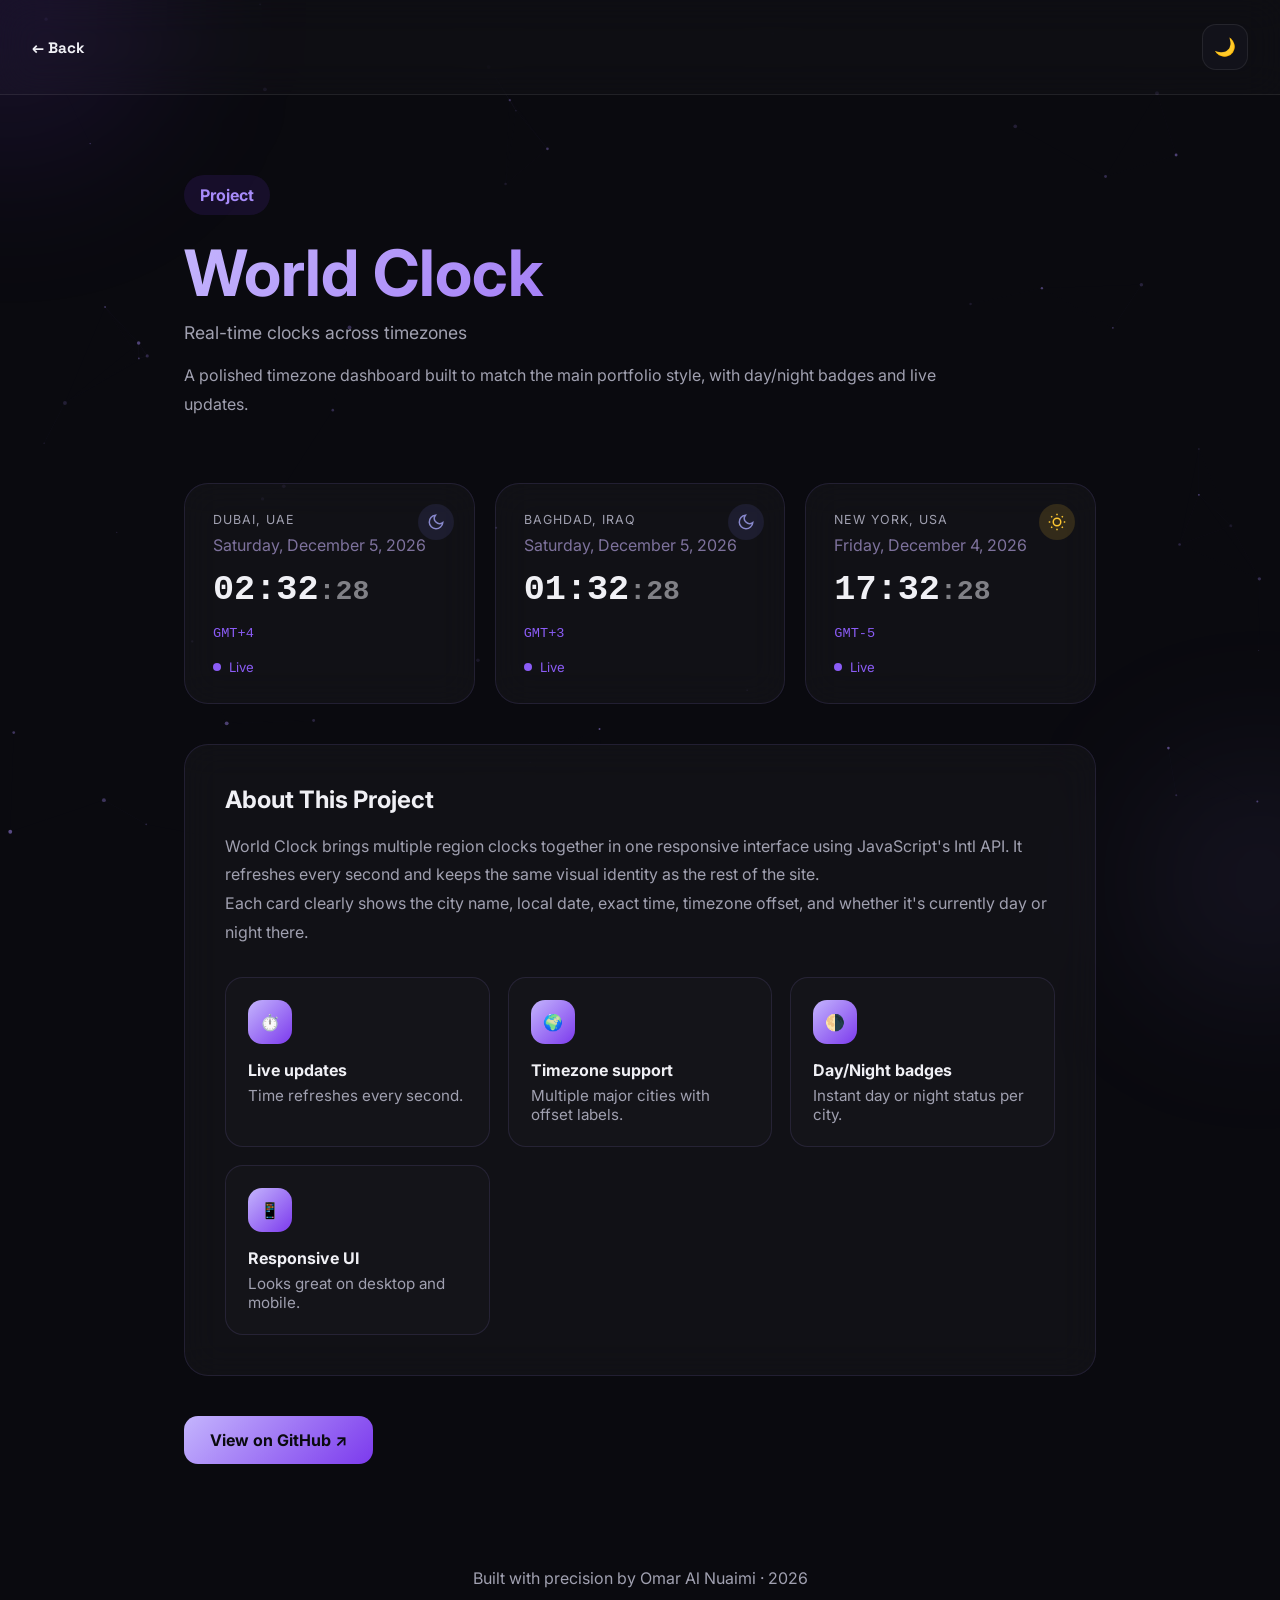
<file: index.html>
<!DOCTYPE html>
<html lang="en">
<head>
  <meta charset="UTF-8" />
  <meta name="viewport" content="width=device-width, initial-scale=1.0" />
  <title>World Clock - Omar Al Nuaimi</title>
  <script>
  (function(){
    try {
      const key = 'theme-preference';
      const saved = localStorage.getItem(key);
      const html = document.documentElement;
      const body = document.body;
      const apply = function(light) {
        if (light) {
          html.classList.add('light');
          body.classList.add('light');
        } else {
          html.classList.remove('light');
          body.classList.remove('light');
        }
      };
      if (saved === 'light') apply(true);
      else if (saved === 'dark') apply(false);
      else apply(new Date().getHours() >= 6 && new Date().getHours() < 18);
    } catch (err) {}
  })();
  </script>
  <link rel="stylesheet" href="style.css" />
  <link rel="icon" type="image/svg+xml" href="favicon.svg" />
  <link rel="preconnect" href="https://fonts.googleapis.com" />
  <link rel="preconnect" href="https://fonts.gstatic.com" crossorigin />
  <link href="https://fonts.googleapis.com/css2?family=Inter:wght@300;400;500;600;700&family=Space+Grotesk:wght@400;500;600;700&display=swap" rel="stylesheet" />
</head>
<body>
  <nav class="nav">
    <a href="https://www.oaln04.xyz" class="nav-brand">← Back</a>
    <button type="button" id="toggle" class="theme-toggle" aria-label="Toggle theme">🌙</button>
  </nav>

  <div class="cursor-dot" id="cursor-dot" aria-hidden="true"></div>
  <div class="cursor-ring" id="cursor-ring" aria-hidden="true"></div>
  <canvas id="bg-canvas" aria-hidden="true"></canvas>
  <div class="orb orb-1" aria-hidden="true"></div>
  <div class="orb orb-2" aria-hidden="true"></div>

  <main class="container">
    <section class="hero">
      <span class="badge">Project</span>
      <h1>World Clock</h1>
      <p class="hero-subtitle">Real-time clocks across timezones</p>
      <p class="hero-desc">A polished timezone dashboard built to match the main portfolio style, with day/night badges and live updates.</p>
    </section>

    <div class="bento-grid" id="clock-grid"></div>

    <section class="content-card">
      <h2>About This Project</h2>
      <div class="content-text">
        <p>World Clock brings multiple region clocks together in one responsive interface using JavaScript's Intl API. It refreshes every second and keeps the same visual identity as the rest of the site.</p>
        <p>Each card clearly shows the city name, local date, exact time, timezone offset, and whether it's currently day or night there.</p>
      </div>

      <div class="feature-grid">
        <div class="feature-item">
          <div class="feature-icon">⏱️</div>
          <div class="feature-title">Live updates</div>
          <div class="feature-desc">Time refreshes every second.</div>
        </div>
        <div class="feature-item">
          <div class="feature-icon">🌍</div>
          <div class="feature-title">Timezone support</div>
          <div class="feature-desc">Multiple major cities with offset labels.</div>
        </div>
        <div class="feature-item">
          <div class="feature-icon">🌗</div>
          <div class="feature-title">Day/Night badges</div>
          <div class="feature-desc">Instant day or night status per city.</div>
        </div>
        <div class="feature-item">
          <div class="feature-icon">📱</div>
          <div class="feature-title">Responsive UI</div>
          <div class="feature-desc">Looks great on desktop and mobile.</div>
        </div>
      </div>
    </section>

    <div class="actions">
      <a href="https://github.com/oaln04/world-clock" target="_blank" rel="noopener noreferrer" class="btn btn-primary">View on GitHub ↗</a>
    </div>
  </main>

  <footer class="footer">
    <p>Built with precision by Omar Al Nuaimi · <span id="year">2026</span></p>
  </footer>

  <script src="theme.js"></script>
  <script>
  ;(function() {
    var dot = document.getElementById('cursor-dot');
    var ring = document.getElementById('cursor-ring');
    if (!dot || !ring) return;
    if (window.matchMedia('(pointer: coarse)').matches) return;
    if (window.matchMedia('(prefers-reduced-motion: reduce)').matches) return;
    var mouseX = -100, mouseY = -100;
    var ringX = -100, ringY = -100;
    var visible = false;
    document.addEventListener('mousemove', function(e) {
      mouseX = e.clientX;
      mouseY = e.clientY;
      dot.style.left = mouseX + 'px';
      dot.style.top = mouseY + 'px';
      if (!visible) {
        visible = true;
        ringX = mouseX;
        ringY = mouseY;
        ring.style.left = ringX + 'px';
        ring.style.top = ringY + 'px';
        dot.style.opacity = '1';
        ring.style.opacity = '0.5';
      }
    });
    document.addEventListener('mouseleave', function() {
      visible = false;
      dot.style.opacity = '0';
      ring.style.opacity = '0';
    });
    document.addEventListener('mouseenter', function() {
      visible = true;
      dot.style.opacity = '1';
      ring.style.opacity = '0.5';
    });
    var lerp = 0.15;
    function animate() {
      ringX += (mouseX - ringX) * lerp;
      ringY += (mouseY - ringY) * lerp;
      ring.style.left = ringX + 'px';
      ring.style.top = ringY + 'px';
      requestAnimationFrame(animate);
    }
    animate();
    document.addEventListener('mouseover', function(e) {
      if (e.target.closest('a, button, .time-card, .feature-item, .back-link')) ring.classList.add('hovering');
    });
    document.addEventListener('mouseout', function(e) {
      if (e.target.closest('a, button, .time-card, .feature-item, .back-link')) ring.classList.remove('hovering');
    });
  })();

  const CITIES = [
    { id: 'dubai', name: 'Dubai, UAE', tz: 'Asia/Dubai' },
    { id: 'baghdad', name: 'Baghdad, Iraq', tz: 'Asia/Baghdad' },
    { id: 'new_york', name: 'New York, USA', tz: 'America/New_York' }
  ];

  function buildClockGrid() {
    var grid = document.getElementById('clock-grid');
    grid.innerHTML = '';
    CITIES.forEach(function(city) {
      var card = document.createElement('div');
      card.className = 'time-card';
      card.innerHTML = '<div class="daynight-badge" id="dn-' + city.id + '"></div>' +
        '<div class="city-name">' + city.name + '</div>' +
        '<div class="city-date" id="date-' + city.id + '"></div>' +
        '<div class="time-display" id="time-' + city.id + '">--:--:--</div>' +
        '<div class="timezone-offset" id="offset-' + city.id + '"></div>' +
        '<div class="live-indicator"><span class="live-dot"></span>Live</div>';
      grid.appendChild(card);
    });
  }

  function updateClocks() {
    var now = new Date();
    CITIES.forEach(function(city) {
      var timeFmt = new Intl.DateTimeFormat('en-GB', { timeZone: city.tz, hour: '2-digit', minute: '2-digit', second: '2-digit', hour12: false });
      var dateFmt = new Intl.DateTimeFormat('en-US', { timeZone: city.tz, weekday: 'long', year: 'numeric', month: 'long', day: 'numeric' });
      var hourFmt = new Intl.DateTimeFormat('en-US', { timeZone: city.tz, hour: 'numeric', hour12: false });
      var parts = timeFmt.formatToParts(now);
      var h = parts.find(function(p) { return p.type === 'hour'; }).value;
      var m = parts.find(function(p) { return p.type === 'minute'; }).value;
      var s = parts.find(function(p) { return p.type === 'second'; }).value;
      var timeEl = document.getElementById('time-' + city.id);
      var dateEl = document.getElementById('date-' + city.id);
      var dnEl = document.getElementById('dn-' + city.id);
      var offEl = document.getElementById('offset-' + city.id);
      if (timeEl) timeEl.innerHTML = h + ':' + m + '<span class="time-seconds">:' + s + '</span>';
      if (dateEl) dateEl.textContent = dateFmt.format(now);
      var hour = parseInt(hourFmt.format(now), 10);
      if (dnEl) {
        var isDay = hour >= 6 && hour < 18;
        dnEl.className = 'daynight-badge ' + (isDay ? 'day' : 'night');
        dnEl.innerHTML = isDay
          ? '<svg width="18" height="18" viewBox="0 0 24 24" fill="none" stroke="#ffc832" stroke-width="2"><circle cx="12" cy="12" r="5"/><path d="M12 1v2M12 21v2M4.22 4.22l1.42 1.42M18.36 18.36l1.42 1.42M1 12h2M21 12h2M4.22 19.78l1.42-1.42M18.36 5.64l1.42-1.42"/></svg>'
          : '<svg width="18" height="18" viewBox="0 0 24 24" fill="none" stroke="#8888cc" stroke-width="2"><path d="M21 12.79A9 9 0 1 1 11.21 3 7 7 0 0 0 21 12.79z"/></svg>';
      }
      if (offEl) {
        var offsetPart = new Intl.DateTimeFormat('en-US', { timeZone: city.tz, timeZoneName: 'shortOffset' }).formatToParts(now).find(function(p) { return p.type === 'timeZoneName'; });
        offEl.textContent = offsetPart ? offsetPart.value : '';
      }
    });
  }

  function initBgCanvas() {
    var canvas = document.getElementById('bg-canvas');
    var ctx = canvas.getContext('2d');
    var width, height, particles, mouse;
    var prefersReduced = window.matchMedia('(prefers-reduced-motion: reduce)').matches;
    mouse = { x: -9999, y: -9999 };
    document.addEventListener('mousemove', function(e) { mouse.x = e.clientX; mouse.y = e.clientY; });
    document.addEventListener('mouseleave', function() { mouse.x = -9999; mouse.y = -9999; });
    function resize() { width = canvas.width = window.innerWidth; height = canvas.height = window.innerHeight; }
    function createParticles() {
      var count = Math.min(Math.floor((width * height) / 18000), 80);
      particles = [];
      for (var i = 0; i < count; i++) {
        particles.push({ x: Math.random() * width, y: Math.random() * height, vx: (Math.random() - 0.5) * 0.3, vy: (Math.random() - 0.5) * 0.3, r: Math.random() * 1.5 + 0.5, alpha: Math.random() * 0.4 + 0.1 });
      }
    }
    function draw() {
      if (prefersReduced) return;
      ctx.clearRect(0, 0, width, height);
      for (var i = 0; i < particles.length; i++) {
        var p = particles[i];
        p.x += p.vx; p.y += p.vy;
        if (p.x < 0) p.x = width; if (p.x > width) p.x = 0;
        if (p.y < 0) p.y = height; if (p.y > height) p.y = 0;
        var dx = p.x - mouse.x, dy = p.y - mouse.y, dist = Math.sqrt(dx * dx + dy * dy);
        if (dist < 120 && dist > 0) { var force = (120 - dist) / 120 * 0.8; p.x += (dx / dist) * force; p.y += (dy / dist) * force; }
        ctx.beginPath(); ctx.arc(p.x, p.y, Math.max(0.1, p.r), 0, Math.PI * 2);
        ctx.fillStyle = 'rgba(167, 139, 250, ' + p.alpha + ')'; ctx.fill();
      }
      for (var i = 0; i < particles.length; i++) {
        for (var j = i + 1; j < particles.length; j++) {
          var dx = particles[i].x - particles[j].x, dy = particles[i].y - particles[j].y;
          var dist = Math.sqrt(dx * dx + dy * dy);
          if (dist < 140) {
            ctx.beginPath(); ctx.moveTo(particles[i].x, particles[i].y); ctx.lineTo(particles[j].x, particles[j].y);
            ctx.strokeStyle = 'rgba(167, 139, 250, ' + (0.06 * (1 - dist / 140)) + ')'; ctx.lineWidth = 0.5; ctx.stroke();
          }
        }
      }
      requestAnimationFrame(draw);
    }
    resize(); createParticles(); draw();
    window.addEventListener('resize', function() { resize(); createParticles(); });
  }

  buildClockGrid();
  updateClocks();
  setInterval(updateClocks, 1000);
  initBgCanvas();
  </script>
</body>
</html>
</file>
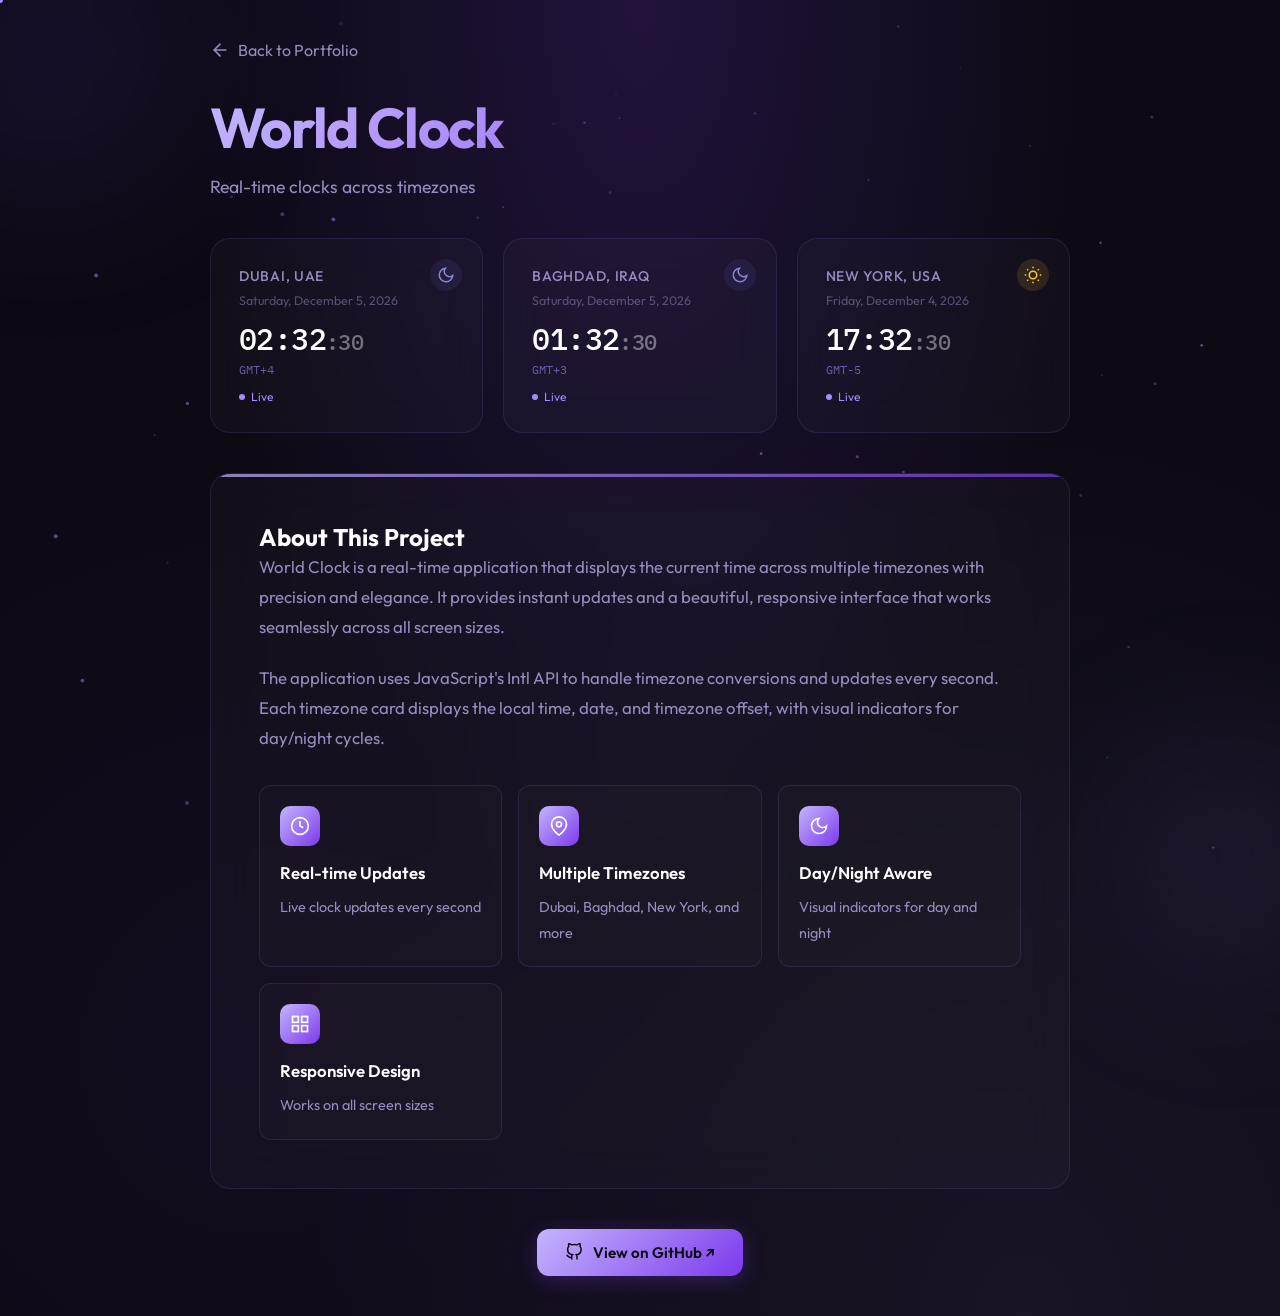
<file: world-clock.html>
<!DOCTYPE html>
<html lang="en">
<head>
    <meta charset="UTF-8">
    <meta name="viewport" content="width=device-width, initial-scale=1.0">
    <title>World Clock - Omar Al Nuaimi</title>
    <link rel="preconnect" href="https://fonts.googleapis.com">
    <link rel="preconnect" href="https://fonts.gstatic.com" crossorigin>
    <link href="https://fonts.googleapis.com/css2?family=Outfit:wght@400;500;600;700&family=IBM+Plex+Mono:wght@400;500&display=swap" rel="stylesheet">
    <style>
        :root {
            --bg-primary: #0d0a14;
            --bg-secondary: #150f20;
            --bg-card: rgba(255, 255, 255, 0.025);
            --bg-card-hover: rgba(255, 255, 255, 0.05);
            --accent-primary: #a78bfa;
            --accent-secondary: #7c3aed;
            --accent-gradient: linear-gradient(135deg, #c4b5fd 0%, #7c3aed 100%);
            --text-primary: #ffffff;
            --text-secondary: #9a8bbf;
            --border-color: rgba(255, 255, 255, 0.06);
            --glass-bg: rgba(255, 255, 255, 0.015);
            --glass-border: rgba(167, 139, 250, 0.12);
            --shadow-glow: 0 0 40px rgba(124, 58, 237, 0.2);
            --cursor-color: #a78bfa;
            --cursor-size: 36px;
        }
        
        *, *::before, *::after { margin: 0; padding: 0; box-sizing: border-box; }

        @media (pointer: fine) {
            *, *::before, *::after { cursor: none !important; }
        }

        body {
            font-family: 'Outfit', -apple-system, BlinkMacSystemFont, sans-serif;
            background: var(--bg-primary);
            background-image:
                radial-gradient(ellipse at 50% 0%, rgba(124, 58, 237, 0.18) 0%, transparent 50%),
                radial-gradient(ellipse at 80% 100%, rgba(167, 139, 250, 0.08) 0%, transparent 50%),
                radial-gradient(ellipse at 20% 80%, rgba(109, 40, 217, 0.06) 0%, transparent 40%);
            min-height: 100vh;
            color: var(--text-primary);
            overflow-x: hidden;
        }

        .cursor-dot {
            position: fixed;
            top: 0; left: 0;
            width: 6px; height: 6px;
            background: var(--cursor-color);
            border-radius: 50%;
            pointer-events: none;
            z-index: 9999;
            transform: translate(-50%, -50%);
            transition: width 0.2s ease, height 0.2s ease, opacity 0.2s ease;
        }
        
        .cursor-ring {
            position: fixed;
            top: 0; left: 0;
            width: var(--cursor-size);
            height: var(--cursor-size);
            border: 1.5px solid var(--cursor-color);
            border-radius: 50%;
            pointer-events: none;
            z-index: 9998;
            transform: translate(-50%, -50%);
            opacity: 0.5;
            transition: width 0.35s cubic-bezier(0.22, 1, 0.36, 1),
                        height 0.35s cubic-bezier(0.22, 1, 0.36, 1),
                        opacity 0.35s ease,
                        border-color 0.35s ease,
                        background 0.35s ease;
        }
        
        .cursor-ring.hovering {
            width: 56px;
            height: 56px;
            opacity: 0.25;
            background: rgba(167, 139, 250, 0.06);
        }

        @media (pointer: coarse) {
            .cursor-dot, .cursor-ring { display: none !important; }
        }

        #bg-canvas {
            position: fixed; top: 0; left: 0;
            width: 100%; height: 100%;
            z-index: 0; pointer-events: none;
        }

        .container { max-width: 900px; width: 100%; margin: 0 auto; padding: 40px 20px; position: relative; z-index: 1; }

        .back-link {
            display: inline-flex; align-items: center; gap: 8px;
            color: var(--text-secondary); text-decoration: none;
            margin-bottom: 32px; transition: all 0.3s ease; cursor: pointer;
        }
        
        .back-link:hover { color: var(--accent-primary); transform: translateX(-4px); }

        h1 {
            font-size: clamp(2rem, 5vw, 3.5rem); font-weight: 700;
            letter-spacing: -0.03em;
            background: var(--accent-gradient);
            -webkit-background-clip: text; -webkit-text-fill-color: transparent;
            background-clip: text; margin-bottom: 12px;
        }

        .subtitle { color: var(--text-secondary); font-size: 1.1rem; font-weight: 400; margin-bottom: 40px; }

        .bento-grid {
            display: grid; grid-template-columns: repeat(auto-fit, minmax(240px, 1fr));
            gap: 20px; margin-bottom: 40px;
        }

        .time-card {
            background: var(--bg-card); backdrop-filter: blur(20px); -webkit-backdrop-filter: blur(20px);
            border: 1px solid var(--glass-border); border-radius: 20px; padding: 28px;
            transition: all 0.35s cubic-bezier(0.4, 0, 0.2, 1);
            position: relative; overflow: hidden;
        }

        .time-card::before {
            content: ''; position: absolute; top: 0; left: 0; right: 0; height: 3px;
            background: var(--accent-gradient); opacity: 0; transition: opacity 0.35s ease;
        }

        .time-card:hover { background: var(--bg-card-hover); transform: translateY(-4px); box-shadow: var(--shadow-glow); }
        .time-card:hover::before { opacity: 1; }

        .city-name { font-size: 0.875rem; font-weight: 500; color: var(--text-secondary); text-transform: uppercase; letter-spacing: 0.05em; margin-bottom: 8px; }
        .city-date { font-size: 0.78rem; color: rgba(154, 139, 191, 0.5); margin-bottom: 12px; }

        .time-display {
            font-family: 'IBM Plex Mono', monospace; font-size: clamp(1.5rem, 3vw, 1.85rem);
            font-weight: 500; color: var(--text-primary); letter-spacing: -0.02em;
        }

        .time-seconds { font-size: 0.75em; opacity: 0.4; }
        .timezone-offset { font-size: 0.75rem; color: var(--accent-primary); opacity: 0.6; margin-top: 4px; font-family: 'IBM Plex Mono', monospace; }

        .live-indicator { display: inline-flex; align-items: center; gap: 6px; margin-top: 12px; font-size: 0.75rem; color: var(--accent-primary); }
        .live-dot { width: 6px; height: 6px; background: var(--accent-primary); border-radius: 50%; animation: pulse 2s ease-in-out infinite; }

        @keyframes pulse { 0%, 100% { opacity: 1; transform: scale(1); } 50% { opacity: 0.4; transform: scale(1.3); } }

        .daynight-badge {
            position: absolute; top: 20px; right: 20px;
            width: 32px; height: 32px; border-radius: 50%;
            display: flex; align-items: center; justify-content: center; font-size: 16px;
        }

        .daynight-badge.day { background: rgba(255, 200, 50, 0.12); }
        .daynight-badge.night { background: rgba(100, 100, 200, 0.12); }

        .content-card {
            background: var(--bg-card); backdrop-filter: blur(20px); -webkit-backdrop-filter: blur(20px);
            border: 1px solid var(--glass-border); border-radius: 20px; padding: 48px;
            margin: 40px 0; position: relative; overflow: hidden;
        }

        .content-card::before { content: ''; position: absolute; top: 0; left: 0; right: 0; height: 3px; background: var(--accent-gradient); opacity: 0.7; }

        .content-text { color: var(--text-secondary); line-height: 1.8; font-size: 1.05rem; }
        .content-text p { margin-bottom: 20px; }

        .feature-grid { display: grid; grid-template-columns: repeat(auto-fit, minmax(200px, 1fr)); gap: 16px; margin-top: 32px; }

        .feature-item { background: var(--glass-bg); border: 1px solid var(--glass-border); border-radius: 12px; padding: 20px; transition: all 0.3s ease; }
        .feature-item:hover { background: var(--bg-card-hover); border-color: var(--accent-primary); transform: translateY(-2px); }

        .feature-icon { width: 40px; height: 40px; background: var(--accent-gradient); border-radius: 10px; display: flex; align-items: center; justify-content: center; margin-bottom: 12px; }
        .feature-title { color: var(--text-primary); font-weight: 600; margin-bottom: 6px; }
        .feature-desc { color: var(--text-secondary); font-size: 0.9rem; }

        .btn {
            display: inline-flex; align-items: center; gap: 10px; padding: 14px 28px;
            border-radius: 12px; font-size: 0.95rem; font-weight: 600;
            text-decoration: none; transition: all 0.3s cubic-bezier(0.4, 0, 0.2, 1);
            cursor: pointer; border: none; font-family: 'Outfit', sans-serif;
        }

        .btn-primary { background: var(--accent-gradient); color: var(--bg-primary); box-shadow: 0 4px 20px rgba(124, 58, 237, 0.3); }
        .btn-primary:hover { transform: translateY(-2px); box-shadow: 0 8px 30px rgba(124, 58, 237, 0.4); }

        .actions { display: flex; justify-content: center; gap: 16px; flex-wrap: wrap; margin-top: 32px; }

        .orb { position: fixed; border-radius: 50%; filter: blur(80px); pointer-events: none; z-index: 0; animation: orbFloat 12s ease-in-out infinite alternate; }
        .orb-1 { width: 300px; height: 300px; background: rgba(124, 58, 237, 0.1); top: -100px; left: -100px; }
        .orb-2 { width: 250px; height: 250px; background: rgba(167, 139, 250, 0.08); bottom: -80px; right: -80px; animation-delay: -6s; }
        @keyframes orbFloat { from { transform: translate(0, 0) scale(1); } to { transform: translate(30px, 20px) scale(1.1); } }

        @media (max-width: 600px) { 
            .content-card { padding: 32px 24px; } 
        }
    </style>
</head>
<body>
    <!-- Custom Cursor -->
    <div class="cursor-dot" id="cursor-dot" aria-hidden="true"></div>
    <div class="cursor-ring" id="cursor-ring" aria-hidden="true"></div>

    <canvas id="bg-canvas" aria-hidden="true"></canvas>
    <div class="orb orb-1" aria-hidden="true"></div>
    <div class="orb orb-2" aria-hidden="true"></div>

    <main class="container">
        <a href="../index.html" class="back-link">
            <svg width="20" height="20" viewBox="0 0 24 24" fill="none" stroke="currentColor" stroke-width="2" stroke-linecap="round" stroke-linejoin="round"><path d="M19 12H5"/><path d="M12 19l-7-7 7-7"/></svg>
            Back to Portfolio
        </a>

        <h1>World Clock</h1>
        <p class="subtitle">Real-time clocks across timezones</p>

        <div class="bento-grid" id="clock-grid"></div>

        <div class="content-card">
            <h2>About This Project</h2>
            <div class="content-text">
                <p>World Clock is a real-time application that displays the current time across multiple timezones with precision and elegance. It provides instant updates and a beautiful, responsive interface that works seamlessly across all screen sizes.</p>
                <p>The application uses JavaScript's Intl API to handle timezone conversions and updates every second. Each timezone card displays the local time, date, and timezone offset, with visual indicators for day/night cycles.</p>
                
                <div class="feature-grid">
                    <div class="feature-item">
                        <div class="feature-icon"><svg width="20" height="20" viewBox="0 0 24 24" fill="none" stroke="white" stroke-width="2"><circle cx="12" cy="12" r="10"/><path d="M12 6v6l4 2"/></svg></div>
                        <div class="feature-title">Real-time Updates</div>
                        <div class="feature-desc">Live clock updates every second</div>
                    </div>
                    <div class="feature-item">
                        <div class="feature-icon"><svg width="20" height="20" viewBox="0 0 24 24" fill="none" stroke="white" stroke-width="2"><path d="M21 10c0 7-9 13-9 13s-9-6-9-13a9 9 0 0 1 18 0z"/><circle cx="12" cy="10" r="3"/></svg></div>
                        <div class="feature-title">Multiple Timezones</div>
                        <div class="feature-desc">Dubai, Baghdad, New York, and more</div>
                    </div>
                    <div class="feature-item">
                        <div class="feature-icon"><svg width="20" height="20" viewBox="0 0 24 24" fill="none" stroke="white" stroke-width="2"><path d="M12 3a6 6 0 0 0 9 9 9 9 0 1 1-9-9z"/></svg></div>
                        <div class="feature-title">Day/Night Aware</div>
                        <div class="feature-desc">Visual indicators for day and night</div>
                    </div>
                    <div class="feature-item">
                        <div class="feature-icon"><svg width="20" height="20" viewBox="0 0 24 24" fill="none" stroke="white" stroke-width="2"><rect x="3" y="3" width="7" height="7"/><rect x="14" y="3" width="7" height="7"/><rect x="14" y="14" width="7" height="7"/><rect x="3" y="14" width="7" height="7"/></svg></div>
                        <div class="feature-title">Responsive Design</div>
                        <div class="feature-desc">Works on all screen sizes</div>
                    </div>
                </div>
            </div>
        </div>

        <div class="actions">
            <a href="https://github.com/oaln04/portfolio" target="_blank" rel="noopener noreferrer" class="btn btn-primary">
                <svg width="18" height="18" viewBox="0 0 24 24" fill="none" stroke="currentColor" stroke-width="2"><path d="M9 19c-5 1.5-5-2.5-7-3m14 6v-3.87a3.37 3.37 0 0 0-.94-2.61c3.14-.35 6.44-1.54 6.44-7A5.44 5.44 0 0 0 20 4.77 5.07 5.07 0 0 0 19.91 1S18.73.65 16 2.48a13.38 13.38 0 0 0-7 0C6.27.65 5.09 1 5.09 1A5.07 5.07 0 0 0 5 4.77a5.44 5.44 0 0 0-1.5 3.78c0 5.42 3.3 6.61 6.44 7A3.37 3.37 0 0 0 9 18.13V22"/></svg>
                View on GitHub ↗
            </a>
        </div>
    </main>

    <script>
    /* ══════════════════════════════════════
       Smooth Custom Cursor
       ══════════════════════════════════════ */
    (function() {
        var dot = document.getElementById("cursor-dot");
        var ring = document.getElementById("cursor-ring");
        if (!dot || !ring) return;

        if (window.matchMedia("(pointer: coarse)").matches) return;
        if (window.matchMedia("(prefers-reduced-motion: reduce)").matches) return;

        var mouseX = -100, mouseY = -100;
        var ringX = -100, ringY = -100;
        var isVisible = false;

        document.addEventListener("mousemove", function(e) {
            mouseX = e.clientX;
            mouseY = e.clientY;

            dot.style.left = mouseX + "px";
            dot.style.top = mouseY + "px";

            if (!isVisible) {
                isVisible = true;
                ringX = mouseX;
                ringY = mouseY;
                ring.style.left = ringX + "px";
                ring.style.top = ringY + "px";
                dot.style.opacity = "1";
                ring.style.opacity = "0.5";
            }
        });

        document.addEventListener("mouseleave", function() {
            isVisible = false;
            dot.style.opacity = "0";
            ring.style.opacity = "0";
        });

        document.addEventListener("mouseenter", function() {
            isVisible = true;
            dot.style.opacity = "1";
            ring.style.opacity = "0.5";
        });

        var lerpSpeed = 0.15;
        function animateRing() {
            ringX += (mouseX - ringX) * lerpSpeed;
            ringY += (mouseY - ringY) * lerpSpeed;
            ring.style.left = ringX + "px";
            ring.style.top = ringY + "px";
            requestAnimationFrame(animateRing);
        }
        requestAnimationFrame(animateRing);

        var hoverTargets = "a, button, input, textarea, [role='button'], .time-card, .feature-item, .back-link";
        document.addEventListener("mouseover", function(e) {
            if (e.target.closest(hoverTargets)) {
                ring.classList.add("hovering");
            }
        });
        document.addEventListener("mouseout", function(e) {
            if (e.target.closest(hoverTargets)) {
                ring.classList.remove("hovering");
            }
        });
    })();

    /* ══════════════════════════════════════
       Config
       ══════════════════════════════════════ */
    const CITIES = [
        { id: "dubai",    name: "Dubai, UAE",    tz: "Asia/Dubai" },
        { id: "baghdad",  name: "Baghdad, Iraq",  tz: "Asia/Baghdad" },
        { id: "new_york", name: "New York, USA",  tz: "America/New_York" },
    ];

    /* ══════════════════════════════════════
       Clock Cards
       ══════════════════════════════════════ */
    function buildClockGrid() {
        var grid = document.getElementById("clock-grid");
        grid.innerHTML = "";
        CITIES.forEach(function(city) {
            var card = document.createElement("div");
            card.className = "time-card";
            card.innerHTML =
                '<div class="daynight-badge" id="dn-' + city.id + '"></div>' +
                '<div class="city-name">' + city.name + '</div>' +
                '<div class="city-date" id="date-' + city.id + '"></div>' +
                '<div class="time-display" id="time-' + city.id + '">--:--:--</div>' +
                '<div class="timezone-offset" id="offset-' + city.id + '"></div>' +
                '<div class="live-indicator"><span class="live-dot"></span>Live</div>';
            grid.appendChild(card);
        });
    }

    function updateClocks() {
        var now = new Date();
        CITIES.forEach(function(city) {
            var timeFmt = new Intl.DateTimeFormat("en-GB", { timeZone: city.tz, hour: "2-digit", minute: "2-digit", second: "2-digit", hour12: false });
            var dateFmt = new Intl.DateTimeFormat("en-US", { timeZone: city.tz, weekday: "long", year: "numeric", month: "long", day: "numeric" });
            var hourFmt = new Intl.DateTimeFormat("en-US", { timeZone: city.tz, hour: "numeric", hour12: false });
            var parts = timeFmt.formatToParts(now);
            var h = parts.find(function(p) { return p.type === "hour"; }).value;
            var m = parts.find(function(p) { return p.type === "minute"; }).value;
            var s = parts.find(function(p) { return p.type === "second"; }).value;
            var timeEl = document.getElementById("time-" + city.id);
            var dateEl = document.getElementById("date-" + city.id);
            var dnEl   = document.getElementById("dn-" + city.id);
            var offEl  = document.getElementById("offset-" + city.id);
            if (timeEl) timeEl.innerHTML = h + ":" + m + '<span class="time-seconds">:' + s + "</span>";
            if (dateEl) dateEl.textContent = dateFmt.format(now);
            var hour = parseInt(hourFmt.format(now), 10);
            if (dnEl) {
                var isDay = hour >= 6 && hour < 18;
                dnEl.className = "daynight-badge " + (isDay ? "day" : "night");
                dnEl.innerHTML = isDay
                    ? '<svg width="18" height="18" viewBox="0 0 24 24" fill="none" stroke="#ffc832" stroke-width="2"><circle cx="12" cy="12" r="5"/><path d="M12 1v2M12 21v2M4.22 4.22l1.42 1.42M18.36 18.36l1.42 1.42M1 12h2M21 12h2M4.22 19.78l1.42-1.42M18.36 5.64l1.42-1.42"/></svg>'
                    : '<svg width="18" height="18" viewBox="0 0 24 24" fill="none" stroke="#8888cc" stroke-width="2"><path d="M21 12.79A9 9 0 1 1 11.21 3 7 7 0 0 0 21 12.79z"/></svg>';
            }
            if (offEl) {
                var offsetPart = new Intl.DateTimeFormat("en-US", { timeZone: city.tz, timeZoneName: "shortOffset" }).formatToParts(now).find(function(p) { return p.type === "timeZoneName"; });
                offEl.textContent = offsetPart ? offsetPart.value : "";
            }
        });
    }

    /* ══════════════════════════════════════
       Background Particles
       ══════════════════════════════════════ */
    function initBgCanvas() {
        var canvas = document.getElementById("bg-canvas");
        var ctx = canvas.getContext("2d");
        var width, height, particles, mouse;
        var prefersReduced = window.matchMedia("(prefers-reduced-motion: reduce)").matches;
        mouse = { x: -9999, y: -9999 };
        document.addEventListener("mousemove", function(e) { mouse.x = e.clientX; mouse.y = e.clientY; });
        document.addEventListener("mouseleave", function() { mouse.x = -9999; mouse.y = -9999; });
        function resize() { width = canvas.width = window.innerWidth; height = canvas.height = window.innerHeight; }
        function createParticles() {
            var count = Math.min(Math.floor((width * height) / 18000), 80);
            particles = [];
            for (var i = 0; i < count; i++) {
                particles.push({ x: Math.random() * width, y: Math.random() * height, vx: (Math.random() - 0.5) * 0.3, vy: (Math.random() - 0.5) * 0.3, r: Math.random() * 1.5 + 0.5, alpha: Math.random() * 0.4 + 0.1 });
            }
        }
        function draw() {
            if (prefersReduced) return;
            ctx.clearRect(0, 0, width, height);
            for (var i = 0; i < particles.length; i++) {
                var p = particles[i];
                p.x += p.vx; p.y += p.vy;
                if (p.x < 0) p.x = width; if (p.x > width) p.x = 0;
                if (p.y < 0) p.y = height; if (p.y > height) p.y = 0;
                var dx = p.x - mouse.x, dy = p.y - mouse.y, dist = Math.sqrt(dx * dx + dy * dy);
                if (dist < 120 && dist > 0) { var force = (120 - dist) / 120 * 0.8; p.x += (dx / dist) * force; p.y += (dy / dist) * force; }
                ctx.beginPath(); ctx.arc(p.x, p.y, Math.max(0.1, p.r), 0, Math.PI * 2);
                ctx.fillStyle = "rgba(167, 139, 250, " + p.alpha + ")"; ctx.fill();
            }
            for (var i = 0; i < particles.length; i++) {
                for (var j = i + 1; j < particles.length; j++) {
                    var dx = particles[i].x - particles[j].x, dy = particles[i].y - particles[j].y;
                    var dist = Math.sqrt(dx * dx + dy * dy);
                    if (dist < 140) {
                        ctx.beginPath(); ctx.moveTo(particles[i].x, particles[i].y); ctx.lineTo(particles[j].x, particles[j].y);
                        ctx.strokeStyle = "rgba(167, 139, 250, " + (0.06 * (1 - dist / 140)) + ")"; ctx.lineWidth = 0.5; ctx.stroke();
                    }
                }
            }
            requestAnimationFrame(draw);
        }
        resize(); createParticles(); draw();
        window.addEventListener("resize", function() { resize(); createParticles(); });
    }

    /* ══════════════════════════════════════
       Init
       ══════════════════════════════════════ */
    buildClockGrid();
    updateClocks();
    setInterval(updateClocks, 1000);
    initBgCanvas();
    </script>
</body>
</html>
</file>
<file: style.css>
:root {
  --bg-primary: #0a0a0f;
  --bg-secondary: #12121a;
  --bg-card: rgba(255, 255, 255, 0.03);
  --bg-card-hover: rgba(255, 255, 255, 0.05);
  --text-primary: #f0f0f5;
  --text-secondary: #a0a0b0;
  --accent: #8b5cf6;
  --accent-light: #a78bfa;
  --accent-gradient: linear-gradient(135deg, #c4b5fd 0%, #7c3aed 100%);
  --border: rgba(255, 255, 255, 0.08);
  --glass-bg: rgba(255, 255, 255, 0.015);
  --glass-border: rgba(167, 139, 250, 0.12);
  --shadow-glow: 0 0 40px rgba(124, 58, 237, 0.2);
  --font-main: 'Inter', -apple-system, BlinkMacSystemFont, sans-serif;
  --font-display: 'Space Grotesk', sans-serif;
}

.light {
  --bg-primary: #fafafa;
  --bg-secondary: #ffffff;
  --bg-card: rgba(0, 0, 0, 0.02);
  --bg-card-hover: rgba(0, 0, 0, 0.04);
  --text-primary: #1a1a2e;
  --text-secondary: #4a4a5a;
  --accent: #7c3aed;
  --accent-light: #8b5cf6;
  --accent-gradient: linear-gradient(135deg, #c4b5fd 0%, #7c3aed 100%);
  --border: rgba(0, 0, 0, 0.06);
  --glass-bg: rgba(255, 255, 255, 0.5);
  --glass-border: rgba(124, 58, 237, 0.18);
  --shadow-glow: 0 0 40px rgba(124, 58, 237, 0.12);
}

*, *::before, *::after {
  margin: 0;
  padding: 0;
  box-sizing: border-box;
}

html {
  scroll-behavior: smooth;
}

body {
  min-height: 100vh;
  font-family: var(--font-main);
  background: var(--bg-primary);
  color: var(--text-primary);
  overflow-x: hidden;
}

body.light {
  background: var(--bg-primary);
}

.nav {
  display: flex;
  justify-content: space-between;
  align-items: center;
  padding: 24px 32px;
  gap: 16px;
  background: rgba(255, 255, 255, 0.02);
  border-bottom: 1px solid var(--border);
  position: sticky;
  top: 0;
  z-index: 20;
  backdrop-filter: blur(18px);
}

.nav-brand {
  font-family: var(--font-display);
  font-size: 0.95rem;
  font-weight: 700;
  color: var(--text-primary);
  text-decoration: none;
}

#toggle {
  width: 46px;
  height: 46px;
  border: 1px solid var(--border);
  border-radius: 14px;
  background: var(--bg-secondary);
  color: var(--text-primary);
  font-size: 1.1rem;
  cursor: pointer;
  transition: all 0.25s ease;
}

#toggle:hover {
  transform: translateY(-1px);
  border-color: var(--accent);
}

.container {
  max-width: 960px;
  width: 100%;
  margin: 0 auto;
  padding: 40px 24px 80px;
  position: relative;
  z-index: 1;
}

.hero {
  padding: 40px 0 24px;
}

.hero-content {
  max-width: 700px;
}

.badge {
  display: inline-flex;
  align-items: center;
  padding: 10px 16px;
  border-radius: 999px;
  background: rgba(124, 58, 237, 0.12);
  color: var(--accent-light);
  font-weight: 700;
  margin-bottom: 24px;
}

h1 {
  font-size: clamp(2.6rem, 5vw, 4.2rem);
  line-height: 1.05;
  margin-bottom: 16px;
  background: var(--accent-gradient);
  -webkit-background-clip: text;
  -webkit-text-fill-color: transparent;
}

.hero-subtitle,
.hero-desc {
  max-width: 760px;
}

.hero-subtitle {
  font-size: 1.1rem;
  margin-bottom: 18px;
  color: var(--text-secondary);
}

.hero-desc {
  line-height: 1.8;
  color: var(--text-secondary);
}

.bento-grid {
  display: grid;
  grid-template-columns: repeat(auto-fit, minmax(240px, 1fr));
  gap: 20px;
  margin: 40px 0;
}

.time-card {
  position: relative;
  padding: 28px;
  border-radius: 24px;
  background: var(--bg-card);
  border: 1px solid var(--glass-border);
  backdrop-filter: blur(18px);
  transition: transform 0.3s ease, border-color 0.3s ease, background 0.3s ease;
}

.time-card:hover {
  transform: translateY(-4px);
  border-color: var(--accent);
  background: var(--bg-card-hover);
}

.city-name {
  color: var(--text-secondary);
  text-transform: uppercase;
  letter-spacing: 0.08em;
  font-size: 0.78rem;
  margin-bottom: 8px;
}

.city-date {
  color: rgba(154, 139, 191, 0.8);
  margin-bottom: 16px;
}

.time-display {
  font-family: 'IBM Plex Mono', monospace;
  font-size: clamp(1.8rem, 3vw, 2.2rem);
  font-weight: 600;
  line-height: 1.1;
}

.time-seconds {
  opacity: 0.5;
  font-size: 0.8em;
}

.timezone-offset {
  margin-top: 16px;
  color: var(--accent);
  font-family: 'IBM Plex Mono', monospace;
  font-size: 0.85rem;
}

.live-indicator {
  display: inline-flex;
  align-items: center;
  gap: 8px;
  margin-top: 18px;
  color: var(--accent);
  font-size: 0.82rem;
}

.live-dot {
  width: 8px;
  height: 8px;
  border-radius: 50%;
  background: var(--accent);
  animation: pulse 1.8s ease-in-out infinite;
}

@keyframes pulse {
  0%, 100% { transform: scale(1); opacity: 1; }
  50% { transform: scale(1.4); opacity: 0.4; }
}

.daynight-badge {
  position: absolute;
  top: 20px;
  right: 20px;
  width: 36px;
  height: 36px;
  border-radius: 50%;
  display: grid;
  place-items: center;
}

.daynight-badge.day { background: rgba(255, 200, 50, 0.14); }
.daynight-badge.night { background: rgba(100, 100, 200, 0.14); }

.content-card {
  background: var(--bg-card);
  border: 1px solid var(--glass-border);
  border-radius: 24px;
  padding: 40px;
  margin-bottom: 40px;
  backdrop-filter: blur(18px);
}

.content-card h2 {
  margin-bottom: 18px;
}

.content-text {
  color: var(--text-secondary);
  line-height: 1.8;
}

.feature-grid {
  display: grid;
  grid-template-columns: repeat(auto-fit, minmax(220px, 1fr));
  gap: 18px;
  margin-top: 30px;
}

.feature-item {
  padding: 22px;
  background: var(--glass-bg);
  border: 1px solid var(--glass-border);
  border-radius: 18px;
  transition: transform 0.3s ease, border-color 0.3s ease, background 0.3s ease;
}

.feature-item:hover {
  transform: translateY(-4px);
  border-color: var(--accent);
  background: var(--bg-card-hover);
}

.feature-icon {
  display: inline-flex;
  width: 44px;
  height: 44px;
  border-radius: 14px;
  background: var(--accent-gradient);
  align-items: center;
  justify-content: center;
  margin-bottom: 16px;
}

.feature-title {
  margin-bottom: 6px;
  font-weight: 700;
}

.feature-desc {
  color: var(--text-secondary);
  font-size: 0.95rem;
}

.btn {
  display: inline-flex;
  align-items: center;
  gap: 10px;
  padding: 14px 26px;
  border-radius: 14px;
  text-decoration: none;
  border: none;
  font-weight: 700;
  transition: transform 0.25s ease, box-shadow 0.25s ease;
}

.btn-primary {
  background: var(--accent-gradient);
  color: var(--bg-primary);
}

.btn-primary:hover {
  transform: translateY(-2px);
  box-shadow: 0 8px 24px rgba(124, 58, 237, 0.2);
}

.actions {
  display: flex;
  justify-content: flex-start;
  gap: 16px;
  flex-wrap: wrap;
}

footer {
  padding: 24px 0 40px;
  color: var(--text-secondary);
  text-align: center;
}

.cursor-dot,
.cursor-ring {
  position: fixed;
  top: 0;
  left: 0;
  pointer-events: none;
  z-index: 9999;
  transform: translate(-50%, -50%);
}

.cursor-dot {
  width: 6px;
  height: 6px;
  border-radius: 50%;
  background: var(--accent);
  opacity: 0;
  transition: width 0.2s ease, height 0.2s ease, opacity 0.2s ease;
}

.cursor-ring {
  width: 40px;
  height: 40px;
  border-radius: 50%;
  border: 1.5px solid var(--accent);
  opacity: 0;
  transition: width 0.35s ease, height 0.35s ease, opacity 0.35s ease, border-color 0.35s ease;
}

.cursor-ring.hovering {
  width: 56px;
  height: 56px;
  opacity: 0.2;
}

@media (pointer: coarse) {
  .cursor-dot,
  .cursor-ring {
    display: none !important;
  }
}

#bg-canvas {
  position: fixed;
  inset: 0;
  width: 100%;
  height: 100%;
  z-index: 0;
  pointer-events: none;
}

.orb {
  position: fixed;
  border-radius: 50%;
  filter: blur(80px);
  pointer-events: none;
  z-index: 0;
}

.orb-1 {
  width: 300px;
  height: 300px;
  background: rgba(124, 58, 237, 0.12);
  top: -140px;
  left: -140px;
}

.orb-2 {
  width: 240px;
  height: 240px;
  background: rgba(167, 139, 250, 0.08);
  bottom: -100px;
  right: -100px;
}

@keyframes orbFloat {
  from { transform: translate(0, 0) scale(1); }
  to { transform: translate(24px, 18px) scale(1.05); }
}

.orb-1,
.orb-2 {
  animation: orbFloat 12s ease-in-out infinite alternate;
}

@media (max-width: 700px) {
  .nav { padding: 18px 20px; }
  .container { padding: 28px 18px 60px; }
  .hero { padding-top: 24px; }
  .content-card { padding: 28px; }
}
</file>
